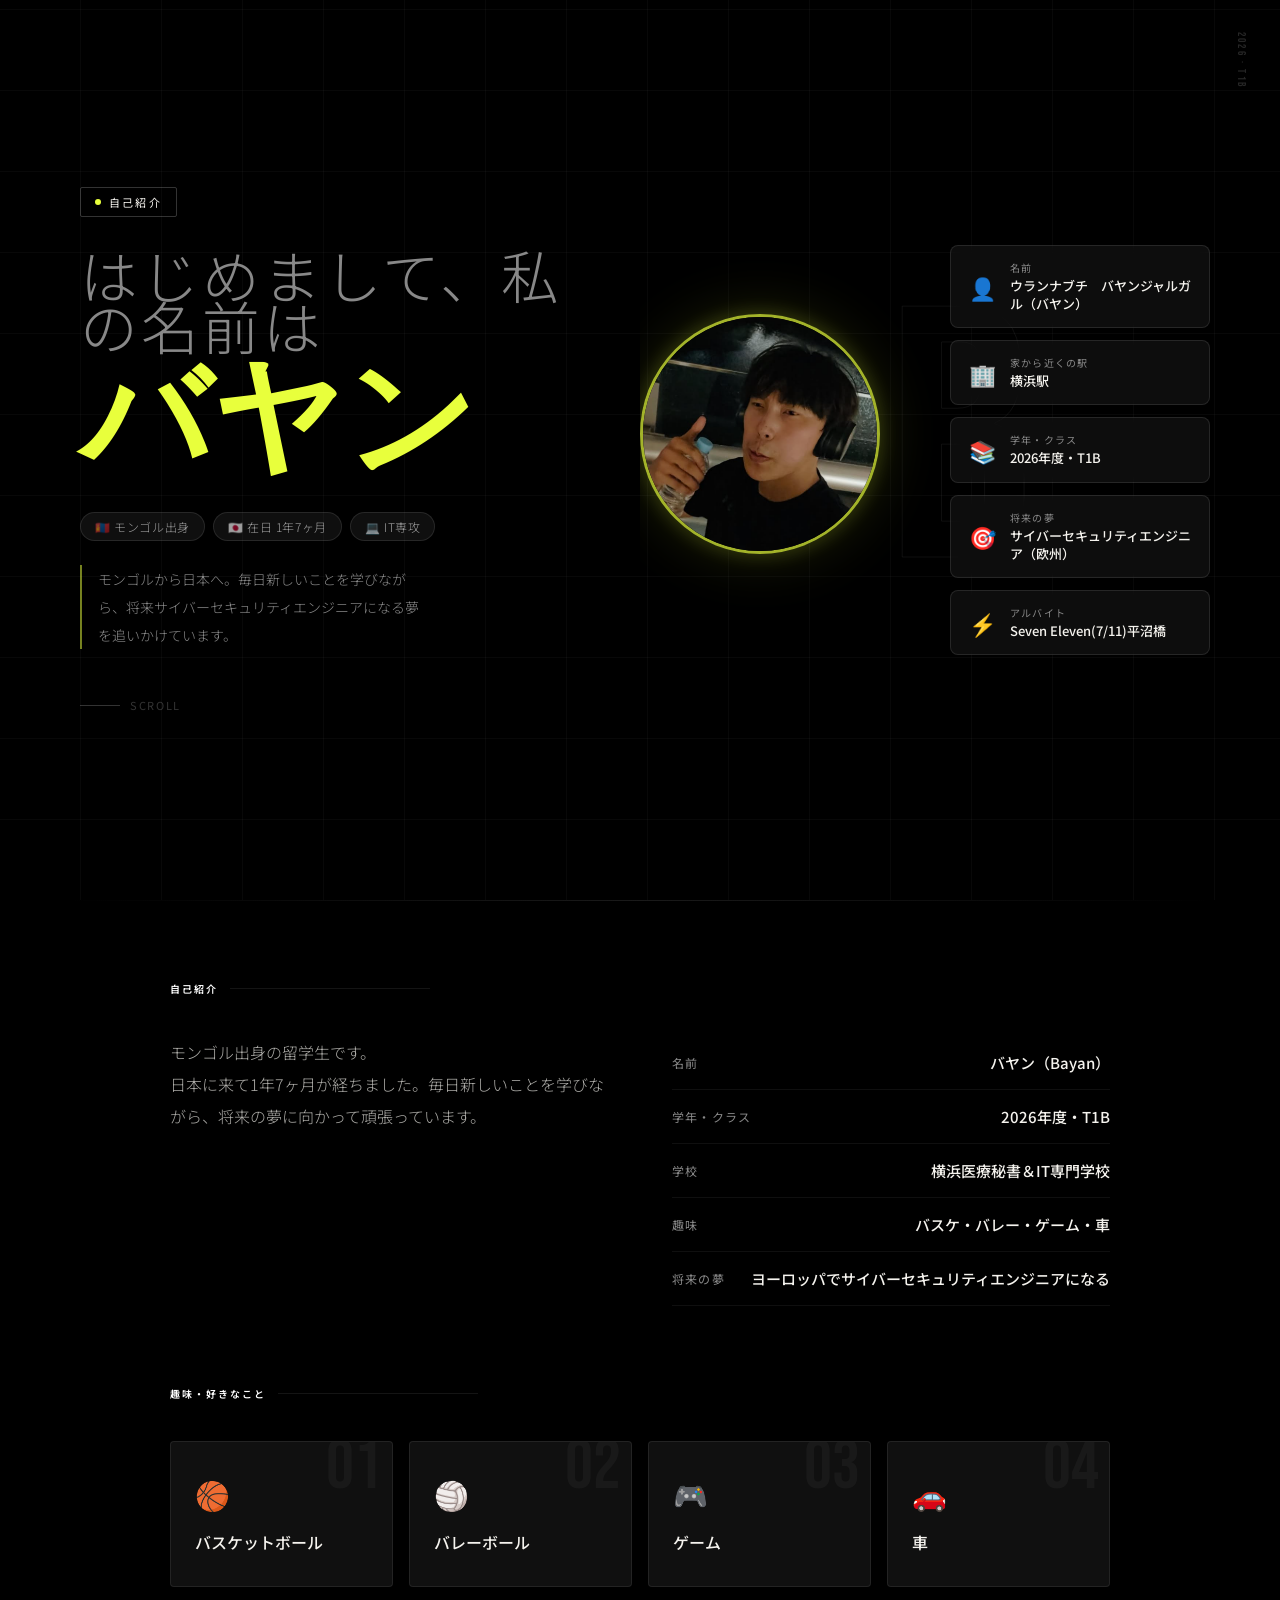
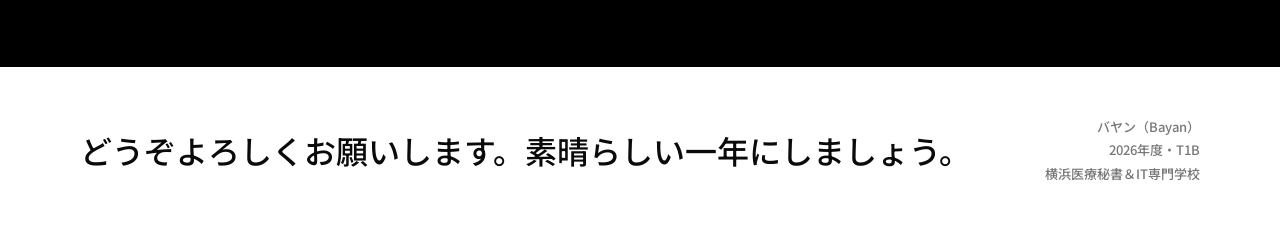
<file: chapter4/inst.html>
<!DOCTYPE html>
<html lang="ja">
<head>
  <meta charset="UTF-8" />
  <meta name="viewport" content="width=device-width, initial-scale=1.0" />
  <title>Bayan — 自己紹介</title>
  <link href="https://fonts.googleapis.com/css2?family=Bebas+Neue&family=Noto+Sans+JP:wght@300;400;500&display=swap" rel="stylesheet" />
  <style>
    *, *::before, *::after { margin: 0; padding: 0; box-sizing: border-box; }
    :root {
      --black: #000000;
      --white: #f5f3ee;
      --accent: #ffffff;
      --gray: #1c1c1c;
      --muted: #888;
      --display: 'Bebas Neue', sans-serif;
    }
    body {
      background-color: var(--black);
      background-image: url('https://images.unsplash.com/photo-1526374965328-7f61d4dc18c5?w=1920&q=80');
      background-size: cover;
      background-position: center top;
      background-attachment: fixed;
      color: var(--white);
      font-family: 'Noto Sans JP', sans-serif;
      min-height: 100vh;
      overflow-x: hidden;
    }
    body::after {
      content: '';
      position: fixed;
      inset: 0;
      background: rgba(0,0,0,0.83);
      pointer-events: none;
      z-index: 0;
    }
    .hero, .divider, .section, .hobbies-section, .footer-banner { position: relative; z-index: 1; }

    /* HERO */
    .hero { min-height: 100vh; display: grid; grid-template-columns: 1fr 1fr; position: relative; overflow: hidden; }

    /* animated grid lines background */
    .hero::before {
      content: '';
      position: absolute;
      inset: 0;
      background-image:
        repeating-linear-gradient(0deg, transparent, transparent 80px, rgba(255,255,255,0.03) 80px, rgba(255,255,255,0.03) 81px),
        repeating-linear-gradient(90deg, transparent, transparent 80px, rgba(255,255,255,0.03) 80px, rgba(255,255,255,0.03) 81px);
      pointer-events: none;
      z-index: 0;
    }

    .hero-left { display: flex; flex-direction: column; justify-content: center; padding: 6rem 4rem 6rem 5rem; position: relative; z-index: 2; }

    .tag { display: inline-flex; align-items: center; gap: 8px; background: transparent; border: 1px solid rgba(255,255,255,0.2); color: var(--white); font-size: 11px; font-weight: 400; letter-spacing: 0.2em; text-transform: uppercase; padding: 6px 14px; border-radius: 2px; margin-bottom: 2rem; width: fit-content; animation: fadeUp 0.6s ease both; }
    .tag::before { content: ''; width: 6px; height: 6px; border-radius: 50%; background: #e8ff3c; display: inline-block; animation: pulse 2s ease infinite; }

    .hero-name { font-family: var(--display); font-size: clamp(4rem, 10vw, 8rem); line-height: 0.88; color: var(--white); animation: fadeUp 0.6s ease 0.1s both; letter-spacing: 0.01em; }
    .hero-name .greeting { font-size: 0.45em; color: var(--muted); font-family: 'Noto Sans JP', sans-serif; font-weight: 300; letter-spacing: 0.05em; display: block; margin-bottom: 0.3em; }
    .hero-name .name-main { color: #e8ff3c; display: block; }

    .hero-tags { display: flex; flex-wrap: wrap; gap: 8px; margin-top: 2rem; animation: fadeUp 0.6s ease 0.2s both; }
    .hero-tag-pill { background: rgba(255,255,255,0.06); border: 1px solid rgba(255,255,255,0.1); color: rgba(255,255,255,0.6); font-size: 12px; padding: 5px 14px; border-radius: 999px; font-weight: 300; letter-spacing: 0.05em; }

    .hero-subtitle { margin-top: 1.5rem; font-size: 14px; color: var(--muted); font-weight: 300; max-width: 340px; line-height: 2; animation: fadeUp 0.6s ease 0.3s both; border-left: 2px solid rgba(232,255,60,0.5); padding-left: 1rem; }

    /* scroll hint */
    .scroll-hint { margin-top: 3rem; display: flex; align-items: center; gap: 10px; font-size: 11px; letter-spacing: 0.15em; color: rgba(255,255,255,0.2); text-transform: uppercase; animation: fadeUp 0.6s ease 0.4s both; }
    .scroll-line { width: 40px; height: 1px; background: rgba(255,255,255,0.2); }

    /* RIGHT SIDE */
    .hero-right { position: relative; display: flex; align-items: center; justify-content: center; overflow: hidden; z-index: 2; }

    /* big glowing B */
    .bg-letter { position: absolute; font-family: var(--display); font-size: 28vw; color: transparent; -webkit-text-stroke: 1px rgba(255,255,255,0.06); user-select: none; line-height: 1; animation: floatLetter 6s ease-in-out infinite; }

    /* info cards stacked on right */
    .hero-cards { display: flex; flex-direction: column; gap: 12px; width: 260px; position: relative; z-index: 3; }

    .hcard { background: rgba(255,255,255,0.05); border: 1px solid rgba(255,255,255,0.1); border-radius: 8px; padding: 14px 18px; display: flex; align-items: center; gap: 14px; animation: slideIn 0.5s ease both; transition: border-color 0.3s, background 0.3s; backdrop-filter: blur(8px); }
    .hcard:hover { background: rgba(255,255,255,0.07); border-color: rgba(232,255,60,0.3); }
    .hcard:nth-child(1) { animation-delay: 0.3s; }
    .hcard:nth-child(2) { animation-delay: 0.45s; }
    .hcard:nth-child(3) { animation-delay: 0.6s; }
    .hcard:nth-child(4) { animation-delay: 0.75s; }
    .hcard:nth-child(5) { animation-delay: 0.9s; }

    .hcard-icon { font-size: 22px; flex-shrink: 0; }
    .hcard-text { display: flex; flex-direction: column; }
    .hcard-label { font-size: 10px; letter-spacing: 0.12em; color: var(--muted); text-transform: uppercase; margin-bottom: 2px; }
    .hcard-value { font-size: 13px; font-weight: 500; color: var(--white); line-height: 1.4; }

    /* corner accent */
    .corner-accent { position: absolute; top: 2rem; right: 2rem; font-family: var(--display); font-size: 11px; letter-spacing: 0.2em; color: rgba(255,255,255,0.15); text-transform: uppercase; writing-mode: vertical-rl; }

    @keyframes spin { to { transform: rotate(360deg); } }
    @keyframes spinReverse { to { transform: rotate(-360deg); } }
    @keyframes fadeUp { from { opacity: 0; transform: translateY(24px); } to { opacity: 1; transform: translateY(0); } }
    @keyframes slideIn { from { opacity: 0; transform: translateX(30px); } to { opacity: 1; transform: translateX(0); } }
    @keyframes floatLetter { 0%, 100% { transform: translateY(0); } 50% { transform: translateY(-20px); } }
    @keyframes pulse { 0%, 100% { opacity: 1; transform: scale(1); } 50% { opacity: 0.4; transform: scale(0.7); } }
    .divider { height: 1px; background: linear-gradient(90deg, transparent, rgba(255,255,255,0.1), transparent); margin: 0 4rem; }
    .section { padding: 5rem; max-width: 1100px; margin: 0 auto; }
    .section-label { font-size: 10px; font-weight: 600; letter-spacing: 0.2em; text-transform: uppercase; color: var(--accent); margin-bottom: 2.5rem; display: flex; align-items: center; gap: 12px; }
    .section-label::after { content: ''; flex: 1; height: 1px; background: rgba(255,255,255,0.08); max-width: 200px; }
    .about-grid { display: grid; grid-template-columns: 1fr 1fr; gap: 4rem; }
    .about-text { font-size: 16px; line-height: 2; color: rgba(245,243,238,0.7); font-weight: 300; }
    .stats-col { display: flex; flex-direction: column; }
    .stat-row { display: flex; justify-content: space-between; align-items: center; padding: 16px 0; border-bottom: 1px solid rgba(255,255,255,0.06); gap: 12px; }
    .stat-label { font-size: 12px; letter-spacing: 0.1em; color: var(--muted); white-space: nowrap; }
    .stat-value { font-size: 15px; font-weight: 500; color: var(--white); text-align: right; }
    .hobbies-section { padding: 0 5rem 5rem; max-width: 1100px; margin: 0 auto; }
    .hobby-cards { display: grid; grid-template-columns: repeat(4, 1fr); gap: 16px; }
    .hobby-card { background: rgba(28,28,28,0.6); border: 1px solid rgba(255,255,255,0.08); border-radius: 4px; padding: 2rem 1.5rem; position: relative; overflow: hidden; transition: border-color 0.3s, transform 0.3s; cursor: default; backdrop-filter: blur(6px); }
    .hobby-card:hover { border-color: var(--accent); transform: translateY(-4px); }
    .hobby-num { font-family: var(--display); font-size: 70px; color: rgba(255,255,255,0.04); position: absolute; top: -10px; right: 10px; line-height: 1; user-select: none; }
    .hobby-icon { font-size: 28px; margin-bottom: 1rem; display: block; }
    .hobby-name { font-size: 16px; font-weight: 500; color: var(--white); }
    .footer-banner { background: var(--accent); padding: 3rem 5rem; display: flex; align-items: center; justify-content: space-between; }
    .footer-text { font-family: 'Noto Sans JP', sans-serif; font-size: clamp(1.2rem, 2.5vw, 2rem); font-weight: 500; color: #0a0a0a; }
    .footer-right { text-align: right; font-size: 13px; color: rgba(10,10,10,0.55); font-weight: 500; line-height: 1.8; }
    @media (max-width: 768px) {
      .hero { grid-template-columns: 1fr; }
      .hero-right { display: none; }
      .hero-left, .section, .hobbies-section { padding: 3rem 2rem; }
      .about-grid { grid-template-columns: 1fr; }
      .hobby-cards { grid-template-columns: 1fr 1fr; }
      .footer-banner { flex-direction: column; gap: 1rem; padding: 2rem; }
      .footer-text { font-size: 1.2rem; }
    }
     .profile-wrap {
      display: flex;
      justify-content: center;
      margin-bottom: 2rem;
      position: relative;
      z-index: 3;
      transform: translateX(-70px);
    }

.profile-pic {
  width: 240px;
  height: 240px;
  object-fit: cover;
  border-radius: 50%;
  border: 3px solid rgba(232,255,60,0.7);
  box-shadow:
    0 0 20px rgba(232,255,60,0.2),
    0 0 60px rgba(232,255,60,0.15);
  transition: 0.3s ease;
}

.profile-pic:hover {
  transform: scale(1.03);
  box-shadow:
    0 0 30px rgba(232,255,60,0.35),
    0 0 80px rgba(232,255,60,0.2);
}
  </style>
</head>
<body>
  <section class="hero">
    <div class="hero-left">
      <div class="tag">自己紹介</div>
      <h1 class="hero-name">
        <span class="greeting">はじめまして、私の名前は</span>
        <span class="name-main">バヤン</span>
      </h1>
      <div class="hero-tags">
        <span class="hero-tag-pill">🇲🇳 モンゴル出身</span>
        <span class="hero-tag-pill">🇯🇵 在日 1年7ヶ月</span>
        <span class="hero-tag-pill">💻 IT専攻</span>
      </div>
      <p class="hero-subtitle">モンゴルから日本へ。毎日新しいことを学びながら、将来サイバーセキュリティエンジニアになる夢を追いかけています。</p>
      <div class="scroll-hint"><span class="scroll-line"></span>scroll</div>
    </div>
    <div class="hero-right">
      <div class="bg-letter">B</div>
      <div class="corner-accent">2026 · T1B</div>

   <div class="profile-wrap">
        <img src="used photos/pfp.png" alt="Profile Picture" class="profile-pic">
         </div>

        <div class="hero-cards">
        <div class="hcard">
          <span class="hcard-icon">👤</span>
          <div class="hcard-text">
            <span class="hcard-label">名前</span>
            <span class="hcard-value">ウランナブチ　バヤンジャルガル（バヤン）</span>
          </div>
        </div>
        <div class="hcard">
          <span class="hcard-icon">🏢</span>
          <div class="hcard-text">
            <span class="hcard-label">家から近くの駅</span>
            <span class="hcard-value">横浜駅</span>
          </div>
        </div>
        <div class="hcard">
          <span class="hcard-icon">📚</span>
          <div class="hcard-text">
            <span class="hcard-label">学年・クラス</span>
            <span class="hcard-value">2026年度・T1B</span>
          </div>
        </div>
        <div class="hcard">
          <span class="hcard-icon">🎯</span>
          <div class="hcard-text">
            <span class="hcard-label">将来の夢</span>
            <span class="hcard-value">サイバーセキュリティエンジニア（欧州）</span>
          </div>
        </div>
        <div class="hcard">
          <span class="hcard-icon">⚡</span>
          <div class="hcard-text">
            <span class="hcard-label">アルバイト</span>
            <span class="hcard-value">Seven Eleven(7/11)平沼橋</span>
          </div>
        </div>
      </div>
    </div>
  </section>
  <div class="divider"></div>
  <div class="section">
    <div class="section-label">自己紹介</div>
    <div class="about-grid">
      <div class="about-text">モンゴル出身の留学生です。<br>日本に来て1年7ヶ月が経ちました。毎日新しいことを学びながら、将来の夢に向かって頑張っています。</div>
      <div class="stats-col">
        <div class="stat-row"><span class="stat-label">名前</span><span class="stat-value">バヤン（Bayan）</span></div>
        <div class="stat-row"><span class="stat-label">学年・クラス</span><span class="stat-value">2026年度・T1B</span></div>
        <div class="stat-row"><span class="stat-label">学校</span><span class="stat-value">横浜医療秘書＆IT専門学校</span></div>
        <div class="stat-row"><span class="stat-label">趣味</span><span class="stat-value">バスケ・バレー・ゲーム・車</span></div>
        <div class="stat-row"><span class="stat-label">将来の夢</span><span class="stat-value">ヨーロッパでサイバーセキュリティエンジニアになる</span></div>
      </div>
    </div>
  </div>
  <div class="hobbies-section">
    <div class="section-label">趣味・好きなこと</div>
    <div class="hobby-cards">
      <div class="hobby-card">
        <span class="hobby-num">01</span>
        <span class="hobby-icon">🏀</span>
        <div class="hobby-name">バスケットボール</div>
      </div>
      <div class="hobby-card">
        <span class="hobby-num">02</span>
        <span class="hobby-icon">🏐</span>
        <div class="hobby-name">バレーボール</div>
      </div>
      <div class="hobby-card">
        <span class="hobby-num">03</span>
        <span class="hobby-icon">🎮</span>
        <div class="hobby-name">ゲーム</div>
      </div>
      <div class="hobby-card">
        <span class="hobby-num">04</span>
        <span class="hobby-icon">🚗</span>
        <div class="hobby-name">車</div>
      </div>
    </div>
  </div>
  <div class="footer-banner">
    <div class="footer-text">どうぞよろしくお願いします。素晴らしい一年にしましょう。</div>
    <div class="footer-right">バヤン（Bayan）<br/>2026年度・T1B<br/>横浜医療秘書＆IT専門学校</div>
  </div>
</body>
</html>
</file>
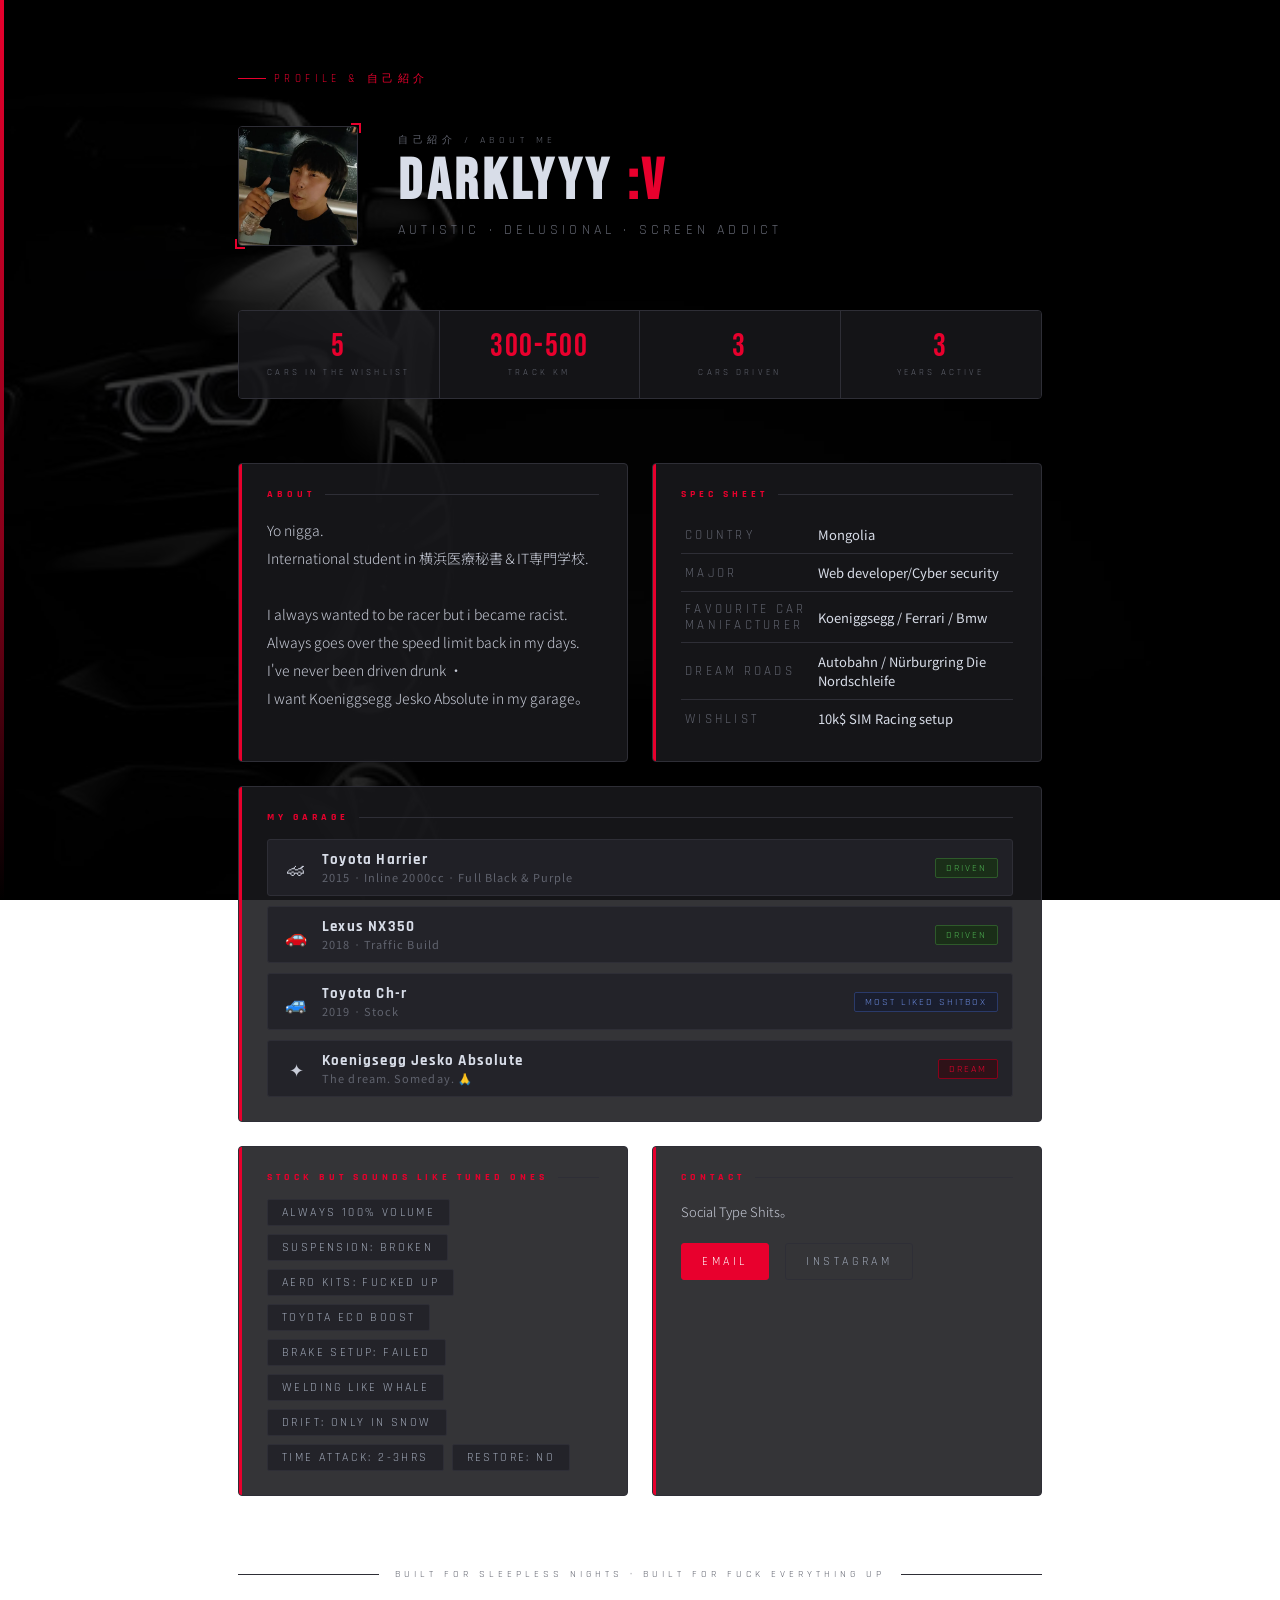
<file: chapter4/Myself/Myselfn1.html>
<!DOCTYPE html>
<html lang="ja">
<head>
  <meta charset="UTF-8">
  <meta name="viewport" content="width=device-width, initial-scale=1.0">
  <title>自己紹介ページ</title>
  <link href="https://fonts.googleapis.com/css2?family=Bebas+Neue&family=Noto+Sans+JP:wght@300;400;700&family=Rajdhani:wght@400;600;700&display=swap" rel="stylesheet" />
  <style>
    *, *::before, *::after { box-sizing: border-box; margin: 0; padding: 0; }

    :root {
      --red: #e8002d;
      --red-dim: #8a001a;
      --carbon: #111113;
      --carbon-2: #18181c;
      --carbon-3: #222228;
      --steel: #2e2e36;
      --chrome: #a0a8b8;
      --chrome-bright: #d8dde8;
      --text: #c8ccd8;
      --text-dim: #60636e;
    }

    html { scroll-behavior: smooth; }

    body {
      background: url('background bmw.jpg') center/cover no-repeat fixed;
      color: var(--text);
      font-family: 'Noto Sans JP', sans-serif;
      min-height: 100vh;
      overflow-x: hidden;
    }

    /* dark overlay so text stays readable */
    body::before {
      content: '';
      position: fixed;
      inset: 0;
      background: rgba(0, 0, 0, 0.78);
      pointer-events: none;
      z-index: 0;
    }

    body::after {
      content: '';
      position: fixed;
      top: 0; left: 0;
      width: 4px;
      height: 100%;
      background: linear-gradient(to bottom, var(--red), var(--red-dim) 60%, transparent);
      z-index: 10;
    }

    .page {
      position: relative;
      z-index: 1;
      max-width: 900px;
      margin: 0 auto;
      padding: 60px 48px 120px;
    }

    .top-badge {
      display: inline-flex;
      align-items: center;
      gap: 8px;
      font-family: 'Rajdhani', sans-serif;
      font-size: 11px;
      letter-spacing: 0.4em;
      color: var(--red);
      text-transform: uppercase;
      margin-bottom: 40px;
      opacity: 0;
      animation: fadeIn 0.6s ease 0.1s forwards;
    }
    .top-badge::before {
      content: '';
      display: block;
      width: 28px; height: 1px;
      background: var(--red);
    }

    .hero {
      display: grid;
      grid-template-columns: auto 1fr;
      gap: 0 40px;
      align-items: center;
      margin-bottom: 64px;
      opacity: 0;
      transform: translateX(-20px);
      animation: slideRight 0.8s ease 0.2s forwards;
    }

    .avatar-wrap { position: relative; }
    .avatar {
      width: 120px;
      height: 120px;
      border-radius: 4px;
      background: var(--carbon-3);
      border: 1px solid var(--steel);
      display: flex;
      align-items: center;
      justify-content: center;
      font-family: 'Bebas Neue', sans-serif;
      font-size: 52px;
      color: var(--chrome-bright);
      letter-spacing: 0.05em;
      position: relative;
      overflow: hidden;
      object-fit: cover;
    }
    .avatar::after {
      content: '';
      position: absolute;
      bottom: 0; left: 0; right: 0;
      height: 3px;
      background: var(--red);
    }

    .avatar-wrap::before,
    .avatar-wrap::after {
      content: '';
      position: absolute;
      width: 10px; height: 10px;
      border-color: var(--red);
      border-style: solid;
    }
    .avatar-wrap::before { top: -3px; right: -3px; border-width: 2px 2px 0 0; }
    .avatar-wrap::after  { bottom: -3px; left: -3px; border-width: 0 0 2px 2px; }

    .name-tag {
      font-size: 10px;
      letter-spacing: 0.45em;
      color: var(--text-dim);
      text-transform: uppercase;
      font-family: 'Rajdhani', sans-serif;
      margin-bottom: 6px;
    }
    .name {
      font-family: 'Bebas Neue', sans-serif;
      font-size: 58px;
      letter-spacing: 0.08em;
      color: var(--chrome-bright);
      line-height: 1;
      margin-bottom: 10px;
    }
    .name span { color: var(--red); }
    .tagline {
      font-family: 'Rajdhani', sans-serif;
      font-size: 14px;
      letter-spacing: 0.3em;
      color: var(--text-dim);
      text-transform: uppercase;
    }

    .stats {
      display: grid;
      grid-template-columns: repeat(4, 1fr);
      border: 1px solid var(--steel);
      border-radius: 4px;
      margin-bottom: 64px;
      overflow: hidden;
      opacity: 0;
      animation: fadeIn 0.8s ease 0.45s forwards;
    }
    .stat {
      padding: 20px 16px;
      text-align: center;
      border-right: 1px solid var(--steel);
      background: rgba(24,24,28,0.85);
      transition: background 0.3s;
    }
    .stat:last-child { border-right: none; }
    .stat:hover { background: rgba(34,34,40,0.95); }
    .stat-num {
      font-family: 'Bebas Neue', sans-serif;
      font-size: 32px;
      color: var(--red);
      letter-spacing: 0.05em;
      line-height: 1;
      margin-bottom: 4px;
    }
    .stat-label {
      font-size: 9px;
      letter-spacing: 0.35em;
      color: var(--text-dim);
      text-transform: uppercase;
      font-family: 'Rajdhani', sans-serif;
    }

    .grid-2 {
      display: grid;
      grid-template-columns: 1fr 1fr;
      gap: 24px;
      margin-bottom: 24px;
    }

    .section {
      background: rgba(24,24,28,0.88);
      border: 1px solid var(--steel);
      border-radius: 4px;
      padding: 24px 28px;
      position: relative;
      overflow: hidden;
      opacity: 0;
    }
    .section::before {
      content: '';
      position: absolute;
      top: 0; left: 0;
      width: 3px; height: 100%;
      background: var(--red);
    }
    .section.wide { grid-column: 1 / -1; }

    .section:nth-child(1) { animation: fadeIn 0.7s ease 0.55s forwards; }
    .section:nth-child(2) { animation: fadeIn 0.7s ease 0.65s forwards; }
    .section.wide         { animation: fadeIn 0.7s ease 0.75s forwards; }

    .section-label {
      font-family: 'Rajdhani', sans-serif;
      font-size: 10px;
      letter-spacing: 0.4em;
      color: var(--red);
      text-transform: uppercase;
      margin-bottom: 16px;
      display: flex;
      align-items: center;
      gap: 10px;
    }
    .section-label::after {
      content: '';
      flex: 1;
      height: 1px;
      background: var(--steel);
    }

    .section-body {
      font-size: 14px;
      line-height: 2;
      color: var(--text);
      font-weight: 300;
    }

    .garage { display: flex; flex-direction: column; gap: 10px; }
    .garage-item {
      display: flex;
      align-items: center;
      gap: 12px;
      padding: 10px 14px;
      background: rgba(34,34,40,0.9);
      border-radius: 3px;
      border: 1px solid var(--steel);
      transition: border-color 0.25s, transform 0.25s;
      cursor: default;
    }
    .garage-item:hover { border-color: var(--red); transform: translateX(4px); }
    .car-icon { font-size: 18px; width: 28px; text-align: center; }
    .car-info { flex: 1; }
    .car-name {
      font-family: 'Rajdhani', sans-serif;
      font-size: 15px;
      font-weight: 700;
      color: var(--chrome-bright);
      letter-spacing: 0.08em;
    }
    .car-detail { font-size: 11px; color: var(--text-dim); letter-spacing: 0.1em; }
    .car-badge {
      font-family: 'Rajdhani', sans-serif;
      font-size: 10px;
      letter-spacing: 0.2em;
      padding: 3px 10px;
      border-radius: 2px;
      text-transform: uppercase;
      white-space: nowrap;
    }
    .badge-own   { background: #1a2e18; color: #4caf50; border: 1px solid #2e5a2a; }
    .badge-dream { background: #2e1218; color: var(--red); border: 1px solid var(--red-dim); }
    .badge-prev  { background: #1a1e2e; color: #6a8adf; border: 1px solid #2a3a6a; }

    .tags { display: flex; flex-wrap: wrap; gap: 8px; }
    .tag {
      font-family: 'Rajdhani', sans-serif;
      font-size: 12px;
      letter-spacing: 0.2em;
      padding: 5px 14px;
      border-radius: 2px;
      border: 1px solid var(--steel);
      color: var(--chrome);
      background: rgba(34,34,40,0.9);
      text-transform: uppercase;
      transition: border-color 0.25s, color 0.25s;
      cursor: default;
    }
    .tag:hover { border-color: var(--red); color: var(--chrome-bright); }

    .spec-table { width: 100%; border-collapse: collapse; }
    .spec-table tr { border-bottom: 1px solid var(--steel); }
    .spec-table tr:last-child { border-bottom: none; }
    .spec-table td { padding: 9px 4px; font-size: 13px; }
    .spec-key {
      font-family: 'Rajdhani', sans-serif;
      letter-spacing: 0.25em;
      color: var(--text-dim);
      text-transform: uppercase;
      font-size: 11px;
      width: 40%;
    }
    .spec-val { color: var(--chrome-bright); font-weight: 400; }

    .contact-row { display: flex; gap: 16px; flex-wrap: wrap; }
    .contact-btn {
      font-family: 'Rajdhani', sans-serif;
      font-size: 12px;
      letter-spacing: 0.3em;
      text-transform: uppercase;
      padding: 10px 20px;
      border: 1px solid var(--steel);
      border-radius: 3px;
      color: var(--chrome);
      text-decoration: none;
      background: transparent;
      transition: background 0.25s, border-color 0.25s, color 0.25s;
    }
    .contact-btn:hover { background: var(--red); border-color: var(--red); color: #fff; }
    .contact-btn.primary { background: var(--red); border-color: var(--red); color: #fff; }
    .contact-btn.primary:hover { background: #c00026; }

    .footer {
      margin-top: 72px;
      display: flex;
      align-items: center;
      justify-content: space-between;
      opacity: 0;
      animation: fadeIn 0.8s ease 1s forwards;
    }
    .footer-line { flex: 1; height: 1px; background: var(--steel); }
    .footer-text {
      font-family: 'Rajdhani', sans-serif;
      font-size: 10px;
      letter-spacing: 0.4em;
      color: var(--text-dim);
      text-transform: uppercase;
      padding: 0 16px;
    }

    @keyframes fadeIn    { to { opacity: 1; } }
    @keyframes slideRight { to { opacity: 1; transform: translateX(0); } }

    @media (max-width: 620px) {
      .page { padding: 48px 24px 80px 32px; }
      .hero { grid-template-columns: 1fr; }
      .avatar { width: 90px; height: 90px; font-size: 38px; }
      .name { font-size: 44px; }
      .stats { grid-template-columns: 1fr 1fr; }
      .stat:nth-child(2) { border-right: none; }
      .grid-2 { grid-template-columns: 1fr; }
    }
  </style>
</head>
<body>

  <main class="page">

    <p class="top-badge">Profile &amp; 自己紹介 </p>

    <div class="hero">
      <div class="avatar-wrap">
        <img class="avatar" src="Darkly.png" alt="pfp">
      </div>
      <div class="hero-text">
        <p class="name-tag">自己紹介 / About Me</p>
        <h1 class="name">Darklyyy <span>:v</span></h1>
        <p class="tagline"> Autistic · Delusional · Screen Addict</p>
      </div>
    </div>

    <div class="stats">
      <div class="stat">
        <div class="stat-num">5</div>
        <div class="stat-label">Cars In The Wishlist</div>
      </div>
      <div class="stat">
        <div class="stat-num">300-500</div>
        <div class="stat-label">Track KM</div>
      </div>
      <div class="stat">
        <div class="stat-num">3</div>
        <div class="stat-label">Cars Driven</div>
      </div>
      <div class="stat">
        <div class="stat-num">3</div>
        <div class="stat-label">Years active</div>
      </div>
    </div>

    <div class="grid-2">
      <div class="section">
        <h2 class="section-label">About</h2>
        <p class="section-body">
          Yo nigga.<br>
          International student in 横浜医療秘書＆IT専門学校.<br><br>
          I always wanted to be racer but i became racist.<br>
          Always goes over the speed limit back in my days.<br>
          I've never been driven drunk ・<br>
          I want Koeniggsegg Jesko Absolute in my garage。
        </p>
      </div>
      <div class="section">
        <h2 class="section-label">Spec Sheet</h2>
        <table class="spec-table">
          <tr><td class="spec-key">Country</td><td class="spec-val">Mongolia</td></tr>
          <tr><td class="spec-key">Major</td><td class="spec-val">Web developer/Cyber security</td></tr>
          <tr><td class="spec-key">Favourite car manifacturer</td><td class="spec-val">Koeniggsegg / Ferrari / Bmw</td></tr>
          <tr><td class="spec-key">Dream roads</td><td class="spec-val">Autobahn / Nürburgring Die Nordschleife</td></tr>
          <tr><td class="spec-key">Wishlist</td><td class="spec-val">10k$ SIM Racing setup </td></tr>
        </table>
      </div>
    </div>

    <div class="grid-2">
      <div class="section wide">
        <h2 class="section-label">My Garage</h2>
        <div class="garage">
          <div class="garage-item">
            <span class="car-icon">🏎</span>
            <div class="car-info">
              <div class="car-name">Toyota Harrier</div>
              <div class="car-detail">2015 · Inline 2000cc · Full Black &amp; Purple</div>
            </div>
            <span class="car-badge badge-own">Driven</span>
          </div>
          <div class="garage-item">
            <span class="car-icon">🚗</span>
            <div class="car-info">
              <div class="car-name">Lexus NX350</div>
              <div class="car-detail">2018 · Traffic Build</div>
            </div>
            <span class="car-badge badge-own">Driven</span>
          </div>
          <div class="garage-item">
            <span class="car-icon">🚙</span>
            <div class="car-info">
              <div class="car-name">Toyota Ch-r</div>
              <div class="car-detail">2019 · Stock</div>
            </div>
            <span class="car-badge badge-prev">Most liked shitbox</span>
          </div>
          <div class="garage-item">
            <span class="car-icon">✦</span>
            <div class="car-info">
              <div class="car-name">Koenigsegg Jesko Absolute</div>
              <div class="car-detail">The dream. Someday. 🙏</div>
            </div>
            <span class="car-badge badge-dream">Dream</span>
          </div>
        </div>
      </div>
    </div>

    <div class="grid-2">
      <div class="section">
        <h2 class="section-label">Stock but sounds like tuned ones</h2>
        <div class="tags">
          <span class="tag">Always 100% Volume</span>
          <span class="tag">Suspension: Broken</span>
          <span class="tag">Aero Kits: Fucked Up</span>
          <span class="tag">Toyota ECO Boost</span>
          <span class="tag">Brake Setup: Failed</span>
          <span class="tag">Welding Like Whale</span>
          <span class="tag">Drift: Only In Snow</span>
          <span class="tag">Time Attack: 2-3hrs</span>
          <span class="tag">Restore: No</span>
        </div>
      </div>
      <div class="section">
        <h2 class="section-label">Contact</h2>
        <p class="section-body" style="margin-bottom: 18px; font-size:13px;">
          Social Type Shits。<br>
        </p>
        <div class="contact-row">
          <a href="mailto:Darklyyy@gmail.com" class="contact-btn primary">Email</a>
          <a href="https://www.instagram.com/darkly________" target="_blank" class="contact-btn">Instagram</a>
        </div>
      </div>
    </div>

    <footer class="footer">
      <div class="footer-line"></div>
      <p class="footer-text">Built for sleepless nights · Built for fuck everything up</p>
      <div class="footer-line"></div>
    </footer>

  </main>

</body>
</html>
</file>
